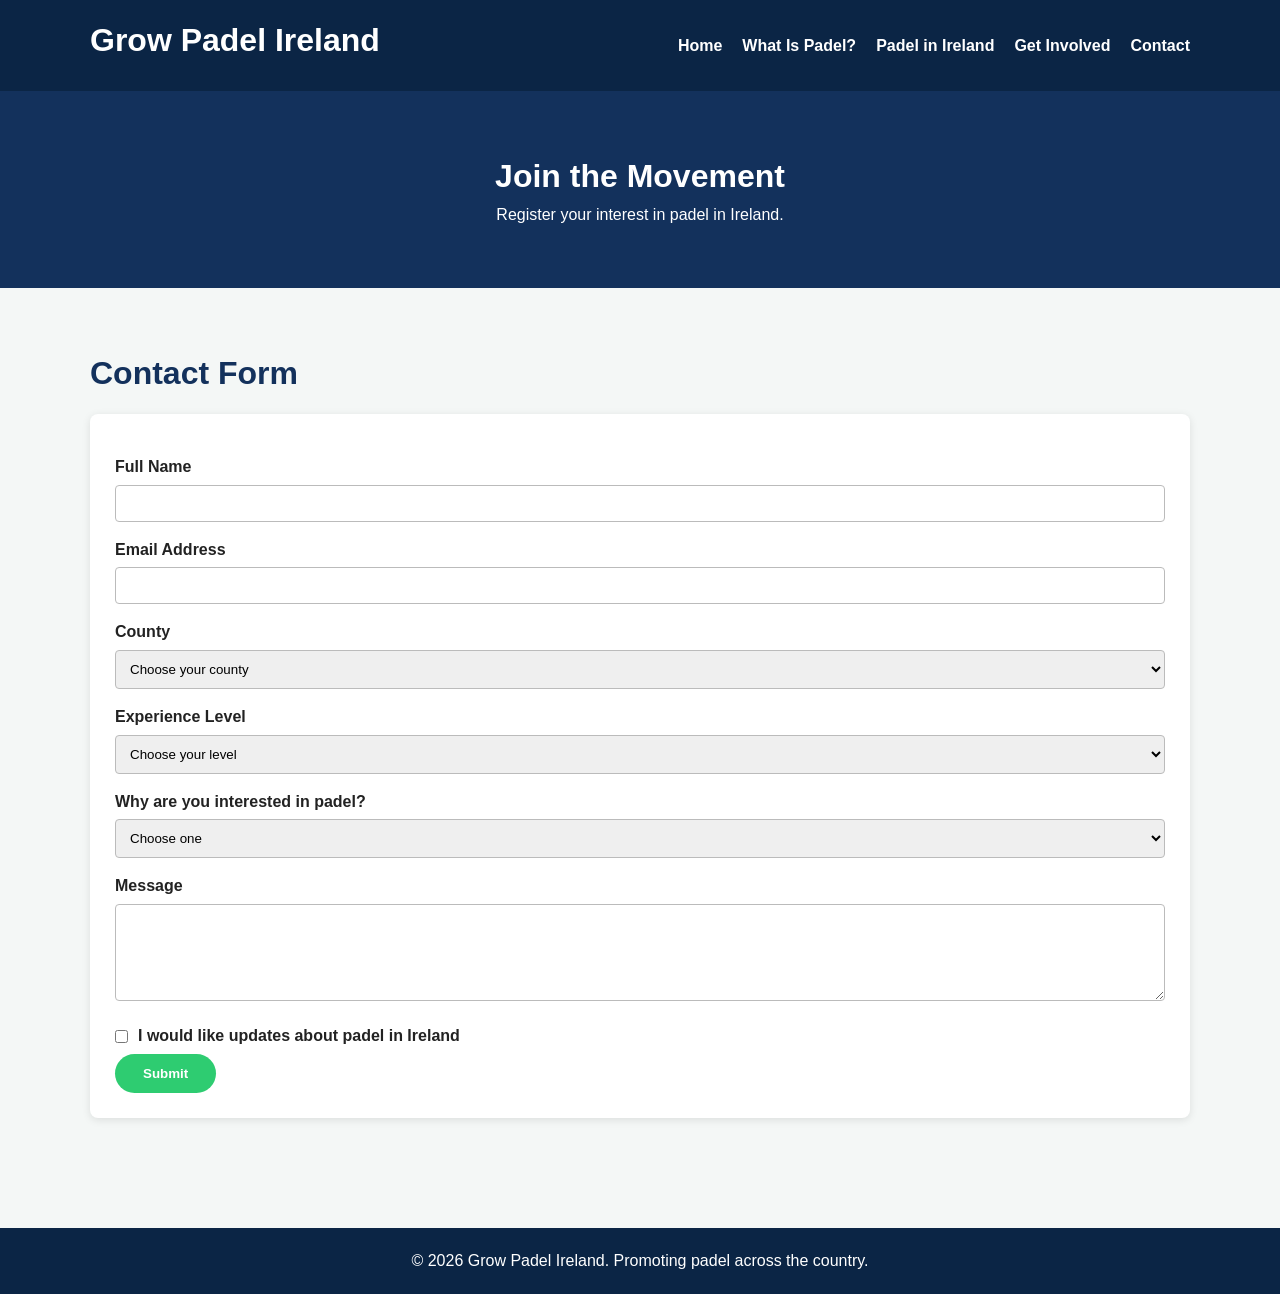
<file: contact.html>
<!DOCTYPE html>
<html lang="en">
<head>
    <meta charset="UTF-8">
    <meta name="viewport" content="width=device-width, initial-scale=1.0">
    <title>Contact | Grow Padel Ireland</title>
    <meta name="description" content="Contact Grow Padel Ireland and register your interest in helping padel grow across Ireland.">
    <link rel="stylesheet" href="style.css">
</head>
<body>

    <header>
        <div class="container">
            <h1 class="logo">Grow Padel Ireland</h1>
            <nav>
                <ul>
                    <li><a href="index.html">Home</a></li>
                    <li><a href="what-is-padel.html">What Is Padel?</a></li>
                    <li><a href="padel-in-ireland.html">Padel in Ireland</a></li>
                    <li><a href="get-involved.html">Get Involved</a></li>
                    <li><a href="contact.html">Contact</a></li>
                </ul>
            </nav>
        </div>
    </header>

    <main>
        <section class="page-banner">
            <div class="container">
                <h2>Join the Movement</h2>
                <p>Register your interest in padel in Ireland.</p>
            </div>
        </section>

        <section class="form-section">
            <div class="container">
                <h2>Contact Form</h2>
                <form id="contactForm">
                    <label for="name">Full Name</label>
                    <input type="text" id="name" name="name">

                    <label for="email">Email Address</label>
                    <input type="text" id="email" name="email">

                    <label for="county">County</label>
                    <select id="county" name="county">
                        <option value="">Choose your county</option>
                        <option>Dublin</option>
                        <option>Cork</option>
                        <option>Galway</option>
                        <option>Limerick</option>
                        <option>Kerry</option>
                        <option>Clare</option>
                        <option>Other</option>
                    </select>

                    <label for="experience">Experience Level</label>
                    <select id="experience" name="experience">
                        <option value="">Choose your level</option>
                        <option>Complete Beginner</option>
                        <option>Beginner</option>
                        <option>Intermediate</option>
                        <option>Advanced</option>
                    </select>

                    <label for="interest">Why are you interested in padel?</label>
                    <select id="interest" name="interest">
                        <option value="">Choose one</option>
                        <option>Trying a new sport</option>
                        <option>Fitness and exercise</option>
                        <option>Social activity</option>
                        <option>Club or coaching interest</option>
                    </select>

                    <label for="message">Message</label>
                    <textarea id="message" name="message" rows="5"></textarea>

                    <label class="checkbox-label">
                        <input type="checkbox" id="updates">
                        I would like updates about padel in Ireland
                    </label>

                    <button type="submit" class="btn">Submit</button>
                </form>

                <div id="formMessage"></div>
            </div>
        </section>
    </main>

    <footer>
        <div class="container">
            <p>&copy; 2026 Grow Padel Ireland. Promoting padel across the country.</p>
        </div>
    </footer>

    <script src="script.js"></script>
</body>
</html>
</file>
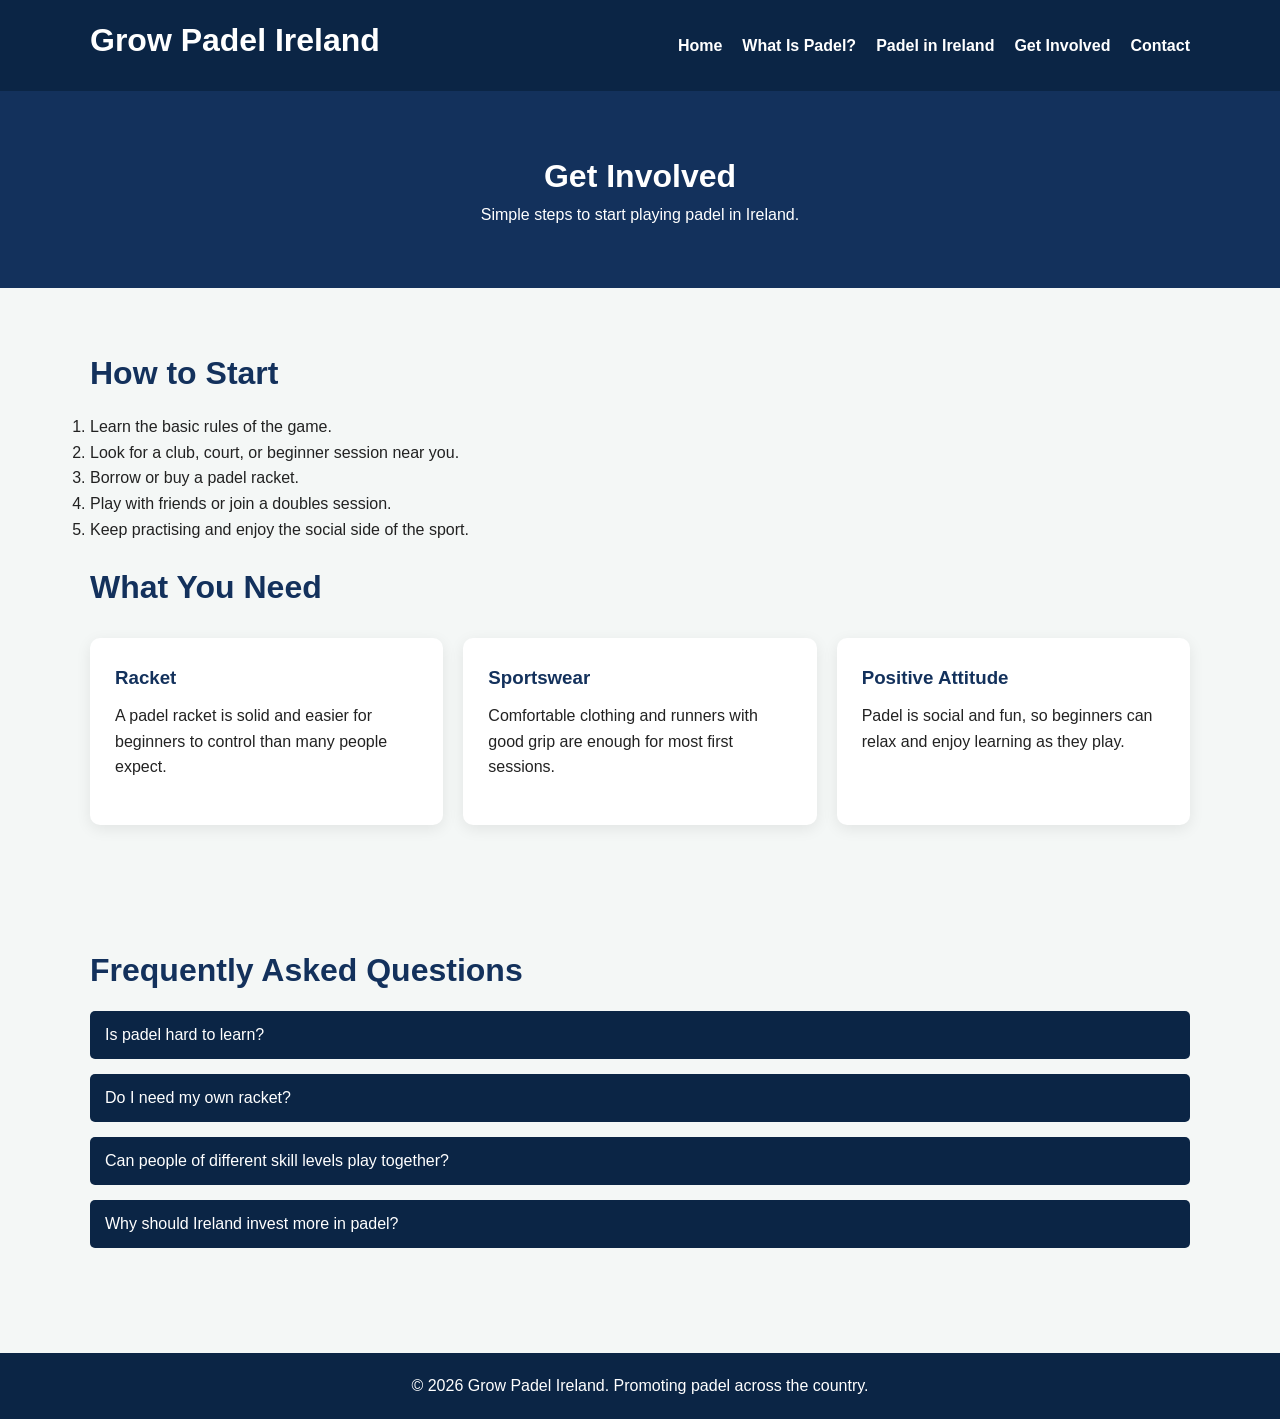
<file: get-involved.html>
<!DOCTYPE html>
<html lang="en">
<head>
    <meta charset="UTF-8">
    <meta name="viewport" content="width=device-width, initial-scale=1.0">
    <title>Get Involved | Grow Padel Ireland</title>
    <meta name="description" content="Find out how to get started with padel in Ireland, what equipment you need, and answers to common beginner questions.">
    <link rel="stylesheet" href="style.css">
</head>
<body>

    <header>
        <div class="container">
            <h1 class="logo">Grow Padel Ireland</h1>
            <nav>
                <ul>
                    <li><a href="index.html">Home</a></li>
                    <li><a href="what-is-padel.html">What Is Padel?</a></li>
                    <li><a href="padel-in-ireland.html">Padel in Ireland</a></li>
                    <li><a href="get-involved.html">Get Involved</a></li>
                    <li><a href="contact.html">Contact</a></li>
                </ul>
            </nav>
        </div>
    </header>

    <main>
        <section class="page-banner">
            <div class="container">
                <h2>Get Involved</h2>
                <p>Simple steps to start playing padel in Ireland.</p>
            </div>
        </section>

        <section class="content-section">
            <div class="container">
                <h2>How to Start</h2>
                <ol>
                    <li>Learn the basic rules of the game.</li>
                    <li>Look for a club, court, or beginner session near you.</li>
                    <li>Borrow or buy a padel racket.</li>
                    <li>Play with friends or join a doubles session.</li>
                    <li>Keep practising and enjoy the social side of the sport.</li>
                </ol>

                <h2>What You Need</h2>
                <div class="cards">
                    <div class="card">
                        <h3>Racket</h3>
                        <p>A padel racket is solid and easier for beginners to control than many people expect.</p>
                    </div>
                    <div class="card">
                        <h3>Sportswear</h3>
                        <p>Comfortable clothing and runners with good grip are enough for most first sessions.</p>
                    </div>
                    <div class="card">
                        <h3>Positive Attitude</h3>
                        <p>Padel is social and fun, so beginners can relax and enjoy learning as they play.</p>
                    </div>
                </div>
            </div>
        </section>

        <section class="faq-section">
            <div class="container">
                <h2>Frequently Asked Questions</h2>

                <div class="faq-item">
                    <button class="faq-question">Is padel hard to learn?</button>
                    <div class="faq-answer">
                        <p>No. Padel is considered one of the most beginner-friendly racket sports because the court is smaller and rallies are easier to keep going.</p>
                    </div>
                </div>

                <div class="faq-item">
                    <button class="faq-question">Do I need my own racket?</button>
                    <div class="faq-answer">
                        <p>No. Many clubs or centres allow beginners to rent or borrow a racket for their first session.</p>
                    </div>
                </div>

                <div class="faq-item">
                    <button class="faq-question">Can people of different skill levels play together?</button>
                    <div class="faq-answer">
                        <p>Yes. That is one of the best parts of padel. It is social, forgiving, and enjoyable for mixed-ability groups.</p>
                    </div>
                </div>

                <div class="faq-item">
                    <button class="faq-question">Why should Ireland invest more in padel?</button>
                    <div class="faq-answer">
                        <p>Because it encourages participation, supports community sport, and gives people another enjoyable way to stay active.</p>
                    </div>
                </div>

            </div>
        </section>
    </main>

    <footer>
        <div class="container">
            <p>&copy; 2026 Grow Padel Ireland. Promoting padel across the country.</p>
        </div>
    </footer>

    <script src="script.js"></script>
</body>
</html>
</file>
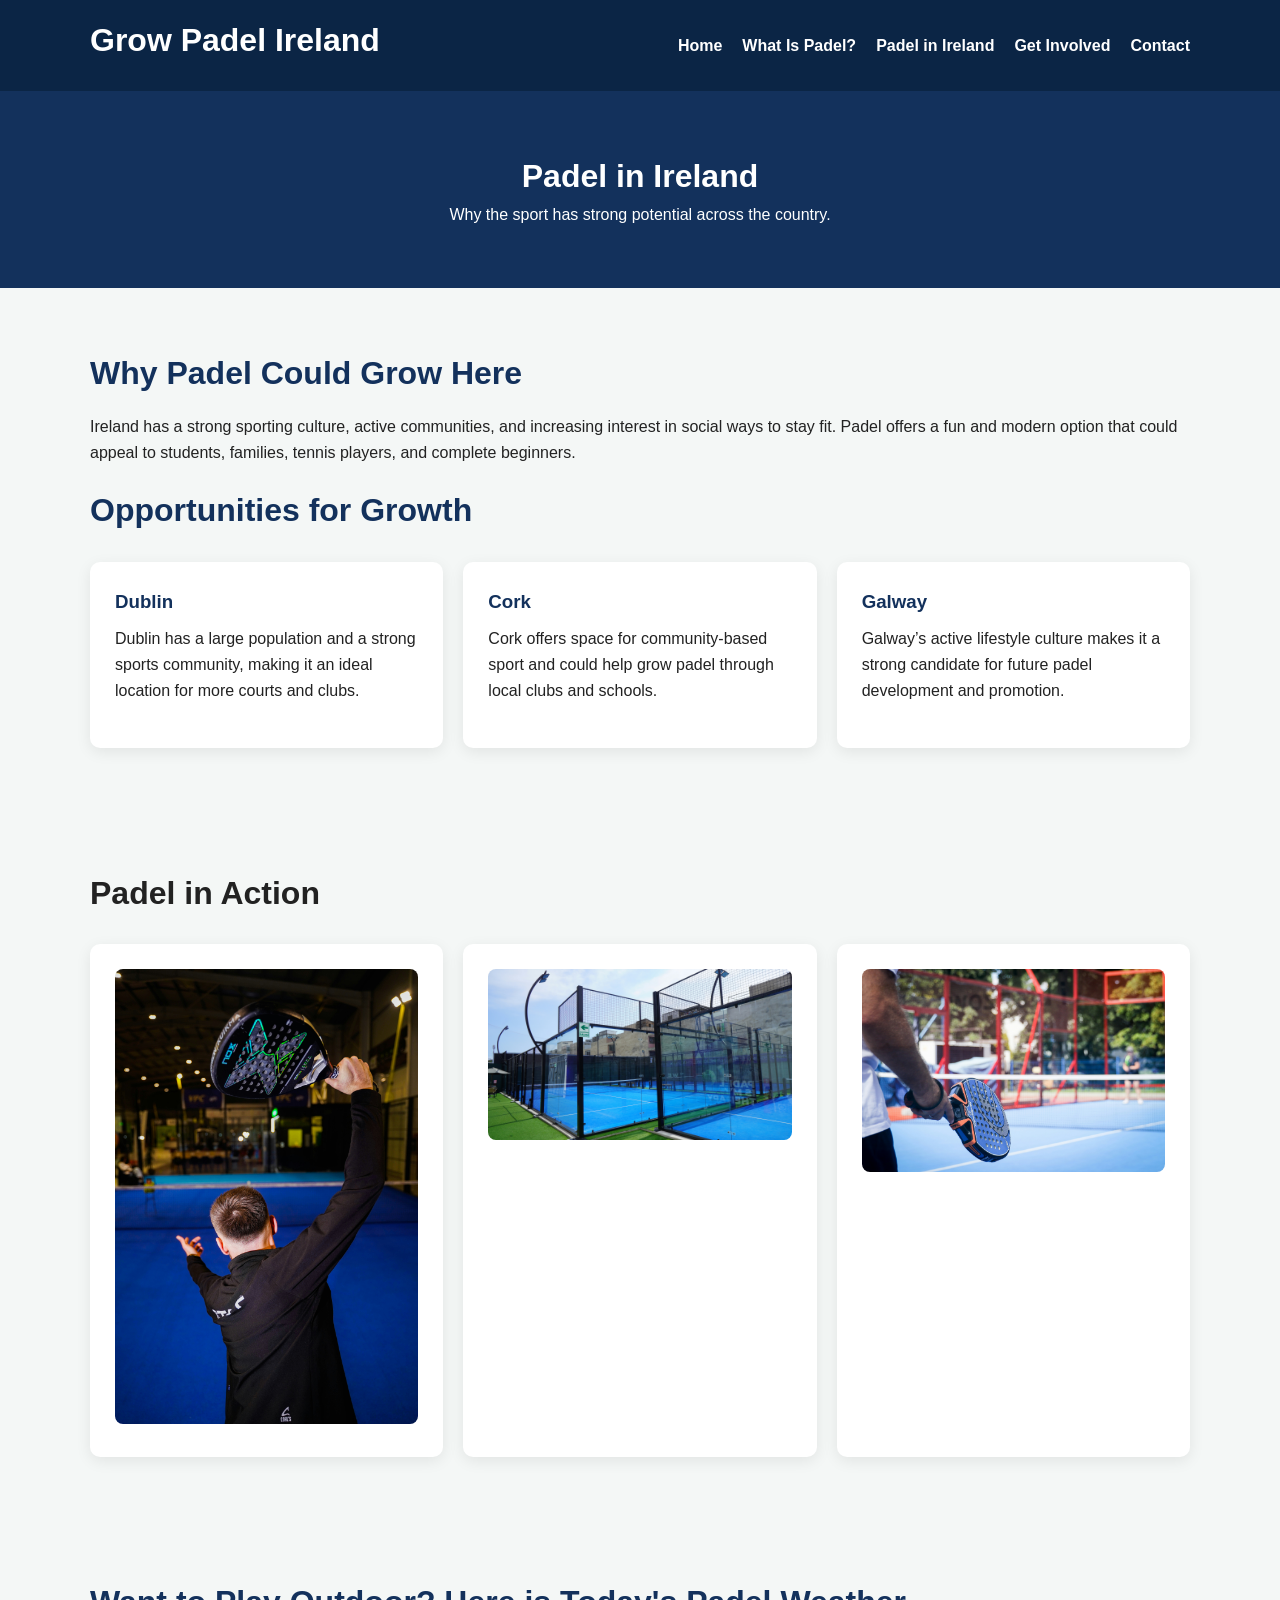
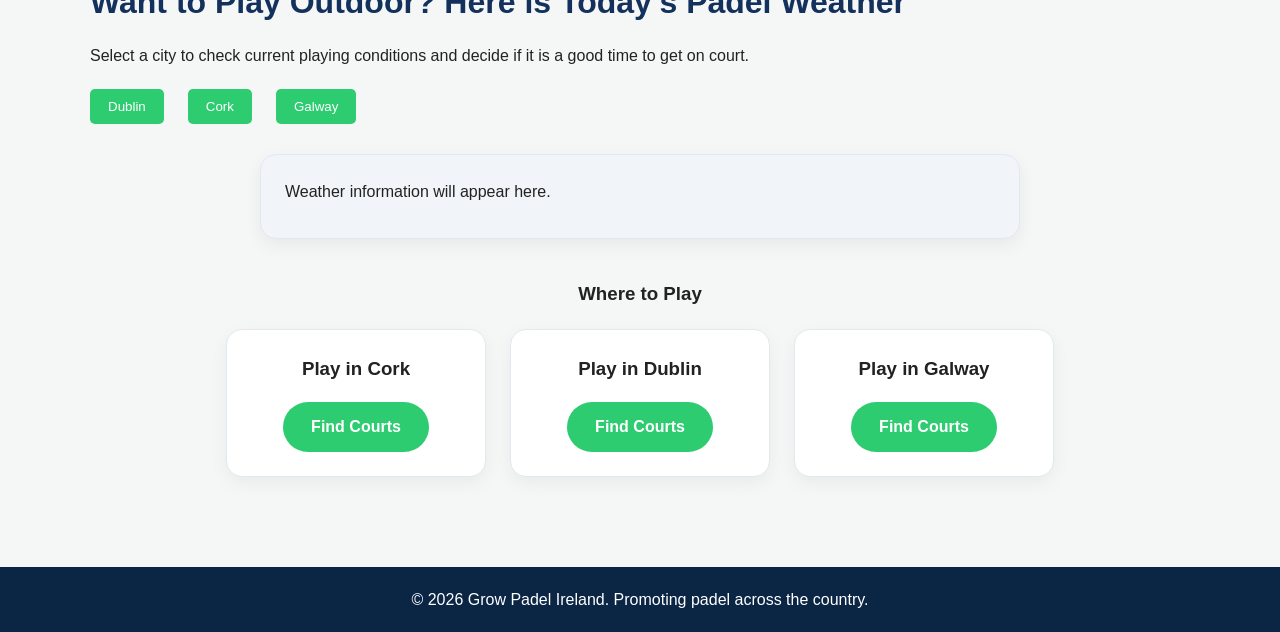
<file: padel-in-ireland.html>
<!DOCTYPE html>
<html lang="en">
<head>
    <meta charset="UTF-8">
    <meta name="viewport" content="width=device-width, initial-scale=1.0">
    <title>Padel in Ireland | Grow Padel Ireland</title>
    <meta name="description" content="Explore the potential for padel in Ireland, why the sport can grow, and how communities across the country can get involved.">
    <link rel="stylesheet" href="style.css">
</head>
<body>

    <header>
        <div class="container">
            <h1 class="logo">Grow Padel Ireland</h1>
            <nav>
                <ul>
                    <li><a href="index.html">Home</a></li>
                    <li><a href="what-is-padel.html">What Is Padel?</a></li>
                    <li><a href="padel-in-ireland.html">Padel in Ireland</a></li>
                    <li><a href="get-involved.html">Get Involved</a></li>
                    <li><a href="contact.html">Contact</a></li>
                </ul>
            </nav>
        </div>
    </header>

    <main>
        <section class="page-banner">
            <div class="container">
                <h2>Padel in Ireland</h2>
                <p>Why the sport has strong potential across the country.</p>
            </div>
        </section>

        <section class="content-section">
            <div class="container">
                <h2>Why Padel Could Grow Here</h2>
                <p>Ireland has a strong sporting culture, active communities, and increasing interest in social ways to stay fit. Padel offers a fun and modern option that could appeal to students, families, tennis players, and complete beginners.</p>

                <h2>Opportunities for Growth</h2>
                <div class="cards">
                    <div class="card">
                        <h3>Dublin</h3>
                        <p>Dublin has a large population and a strong sports community, making it an ideal location for more courts and clubs.</p>
                    </div>
                    <div class="card">
                        <h3>Cork</h3>
                        <p>Cork offers space for community-based sport and could help grow padel through local clubs and schools.</p>
                    </div>
                    <div class="card">
                        <h3>Galway</h3>
                        <p>Galway’s active lifestyle culture makes it a strong candidate for future padel development and promotion.</p>
                    </div>
                </div>
            </div>
        </section>
<section class="gallery-section">
    <div class="container">
        <h2>Padel in Action</h2>
        <div class="cards">
            <div class="card">
                <img src="images/padel1.jpg" alt="Padel players in action" class="page-image">
            </div>
            <div class="card">
                <img src="images/padel2.jpg" alt="Padel court" class="page-image">
            </div>
            <div class="card">
                <img src="images/padel3.jpg" alt="People playing padel" class="page-image">
            </div>
        </div>
    </div>
</section>
        <section class="weather-section">
    <div class="container">
        <h2>Want to Play Outdoor? Here is Today's Padel Weather</h2>
        <p>Select a city to check current playing conditions and decide if it is a good time to get on court.</p>

        <div class="weather-buttons">
            <button onclick="getWeather('Dublin')">Dublin</button>
            <button onclick="getWeather('Cork')">Cork</button>
            <button onclick="getWeather('Galway')">Galway</button>
        </div>

        <div id="weatherResult">
            <div class="weather-box">
                <p>Weather information will appear here.</p>
            </div>
        </div>

        <h3 class="play-heading">Where to Play</h3>

        <div class="play-links">
            <div class="play-box">
                <h3>Play in Cork</h3>
                <a href="https://padeltennisireland.ie/PadelTennisIreland/HomePadelTennisIreland.aspx#1" target="_blank" class="btn">Find Courts</a>
            </div>

            <div class="play-box">
                <h3>Play in Dublin</h3>
                <a href="https://playtomic.com/clubs/house-of-padel" class="btn">Find Courts</a>
            </div>

            <div class="play-box">
                <h3>Play in Galway</h3>
                <a href="https://projectpadel.ie/ProjectPadelIrlanda/HomeProjectPadelIrlanda.aspx#1"class="btn">Find Courts</a>
            </div>
        </div>
    </div>
</section>

                </main>

    <footer>
        <div class="container">
            <p>&copy; 2026 Grow Padel Ireland. Promoting padel across the country.</p>
        </div>
    </footer>

    <script src="script.js"></script>
</body>
</html>
</file>
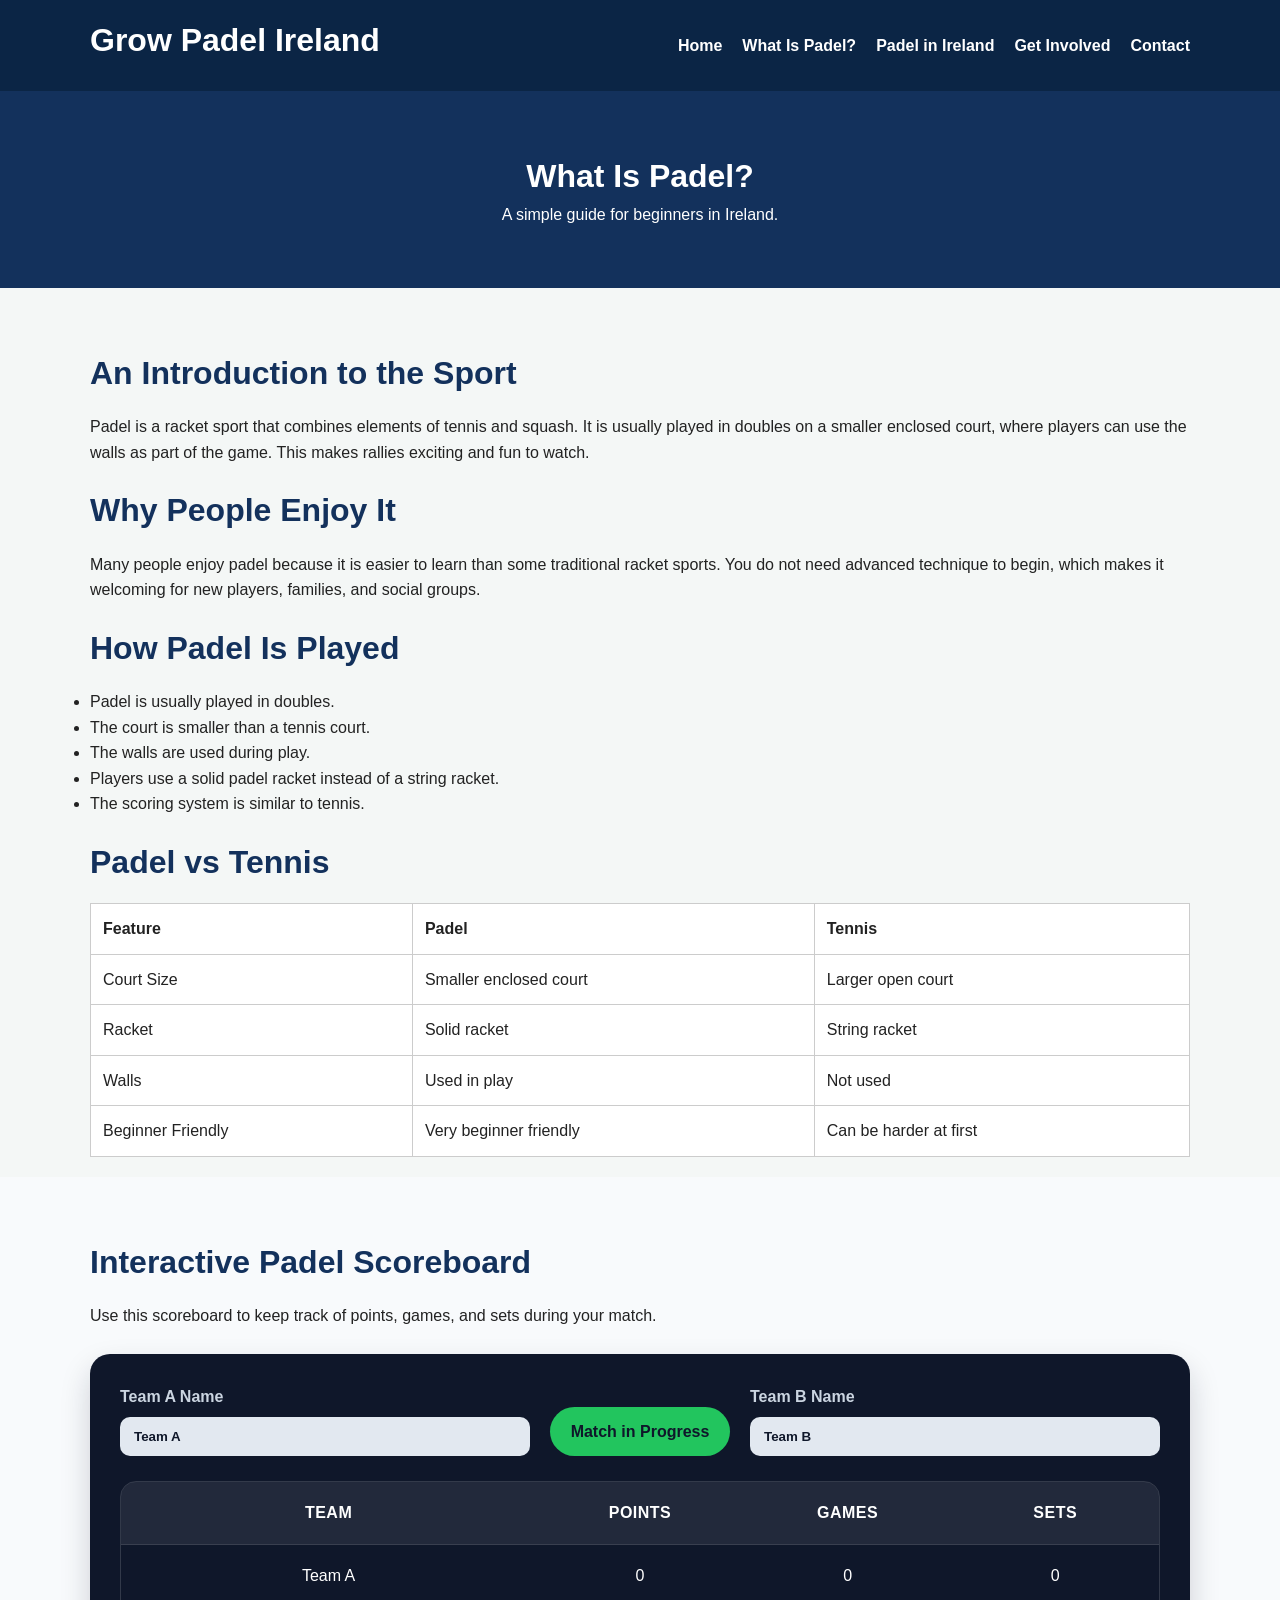
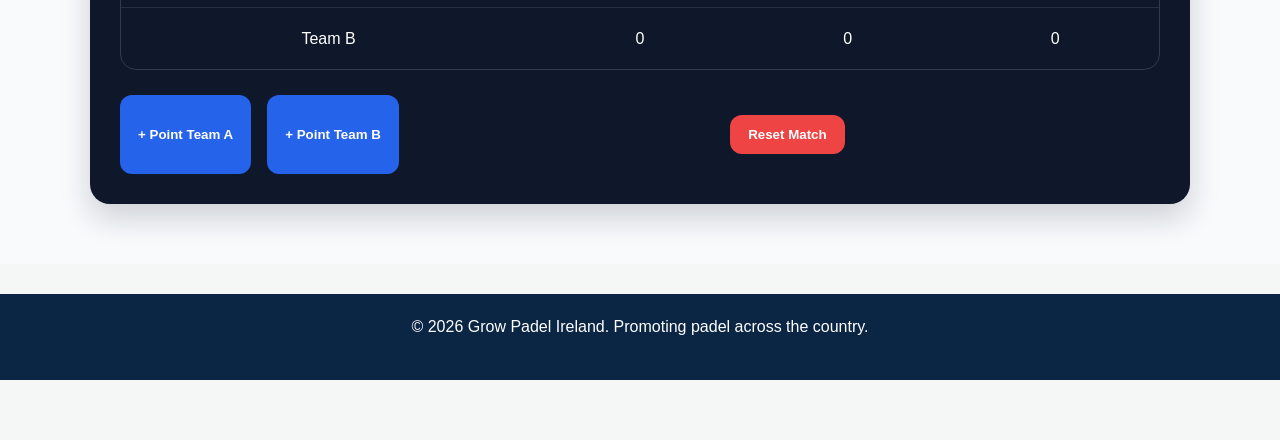
<file: what-is-padel.html>
<!DOCTYPE html>
<html lang="en">
<head>
    <meta charset="UTF-8">
    <meta name="viewport" content="width=device-width, initial-scale=1.0">
    <title>What Is Padel? | Grow Padel Ireland</title>
    <meta name="description" content="Learn what padel is, how it is played, and why it is one of the easiest and most enjoyable sports for beginners in Ireland.">
    <link rel="stylesheet" href="style.css">
</head>
<body>

    <header>
        <div class="container">
            <h1 class="logo">Grow Padel Ireland</h1>
            <nav>
                <ul>
                    <li><a href="index.html">Home</a></li>
                    <li><a href="what-is-padel.html">What Is Padel?</a></li>
                    <li><a href="padel-in-ireland.html">Padel in Ireland</a></li>
                    <li><a href="get-involved.html">Get Involved</a></li>
                    <li><a href="contact.html">Contact</a></li>
                </ul>
            </nav>
        </div>
    </header>

    <main>
        <section class="page-banner">
            <div class="container">
                <h2>What Is Padel?</h2>
                <p>A simple guide for beginners in Ireland.</p>
            </div>
        </section>

        <section class="content-section">
            <div class="container">
                <h2>An Introduction to the Sport</h2>
                <p>Padel is a racket sport that combines elements of tennis and squash. It is usually played in doubles on a smaller enclosed court, where players can use the walls as part of the game. This makes rallies exciting and fun to watch.</p>

                <h2>Why People Enjoy It</h2>
                <p>Many people enjoy padel because it is easier to learn than some traditional racket sports. You do not need advanced technique to begin, which makes it welcoming for new players, families, and social groups.</p>

                <h2>How Padel Is Played</h2>
                <ul>
                    <li>Padel is usually played in doubles.</li>
                    <li>The court is smaller than a tennis court.</li>
                    <li>The walls are used during play.</li>
                    <li>Players use a solid padel racket instead of a string racket.</li>
                    <li>The scoring system is similar to tennis.</li>
                </ul>

                <h2>Padel vs Tennis</h2>
                <table>
                    <tr>
                        <th>Feature</th>
                        <th>Padel</th>
                        <th>Tennis</th>
                    </tr>
                    <tr>
                        <td>Court Size</td>
                        <td>Smaller enclosed court</td>
                        <td>Larger open court</td>
                    </tr>
                    <tr>
                        <td>Racket</td>
                        <td>Solid racket</td>
                        <td>String racket</td>
                    </tr>
                    <tr>
                        <td>Walls</td>
                        <td>Used in play</td>
                        <td>Not used</td>
                    </tr>
                    <tr>
                        <td>Beginner Friendly</td>
                        <td>Very beginner friendly</td>
                        <td>Can be harder at first</td>
                    </tr>
                </table>
            </div>
       <section class="scoreboard-section">
    <div class="container">
        <h2>Interactive Padel Scoreboard</h2>
        <p>Use this scoreboard to keep track of points, games, and sets during your match.</p>

        <div class="scoreboard-ui">
            <div class="scoreboard-top">
                <div class="team-name-box">
                    <label for="teamAName">Team A Name</label>
                    <input type="text" id="teamAName" value="Team A">
                </div>

                <div class="match-status" id="matchStatus">
                    Match in Progress
                </div>

                <div class="team-name-box">
                    <label for="teamBName">Team B Name</label>
                    <input type="text" id="teamBName" value="Team B">
                </div>
            </div>

            <div class="scoreboard-table">
                <div class="scoreboard-row scoreboard-header">
                    <div>Team</div>
                    <div>Points</div>
                    <div>Games</div>
                    <div>Sets</div>
                </div>

                <div class="scoreboard-row">
                    <div id="displayTeamA">Team A</div>
                    <div id="scoreA">0</div>
                    <div id="gamesA">0</div>
                    <div id="setsA">0</div>
                </div>

                <div class="scoreboard-row">
                    <div id="displayTeamB">Team B</div>
                    <div id="scoreB">0</div>
                    <div id="gamesB">0</div>
                    <div id="setsB">0</div>
                </div>
            </div>

            <div class="scoreboard-controls">
                <button onclick="addPoint('A')" class="score-btn">+ Point Team A</button>
                <button onclick="addPoint('B')" class="score-btn">+ Point Team B</button>
                <button onclick="resetScoreboard()" class="reset-btn">Reset Match</button>
            </div>
        </div>
    </div>
</section>

    <footer>
        <div class="container">
            <p>&copy; 2026 Grow Padel Ireland. Promoting padel across the country.</p>
        </div>
    </footer>

    <script src="script.js"></script>
</body>
</html>
</file>
<file: style.css>
* {
    margin: 0;
    padding: 0;
    box-sizing: border-box;
}

body {
    font-family: Arial, sans-serif;
    line-height: 1.6;
    background-color: #f4f7f6;
    color: #222;
}
header .container {
    display: flex;
    justify-content: space-between;
    align-items: center;
}
.container {
    width: 90%;
    max-width: 1100px;
    margin: auto;
}

header {
    background-color: #0b2545;
    color: white;
    padding: 15px 0;
    position: sticky;
    top: 0;
    z-index: 1000;
}

.logo {
    margin-bottom: 10px;
}

nav ul {
    list-style: none;
    display: flex;
    gap: 20px;
}

nav a {
    color: white;
    text-decoration: none;
    font-weight: bold;
}

nav a:hover {
    text-decoration: underline;
}

.hero {
    background: linear-gradient(rgba(11, 37, 69, 0.7), rgba(11, 37, 69, 0.7)),
    url("images/padel-hero.jpg");
    background-size: cover;
    background-position: center;
    color: white;
    padding: 120px 0;
    text-align: center;
}
    color: white;
    padding: 80px 0;
    text-align: center;
}

.hero h2 {
    font-size: 3rem;
    margin-bottom: 15px;
}

.hero p {
    font-size: 1.1rem;
    max-width: 700px;
    margin: 0 auto 25px;
}

.btn {
    display: inline-block;
    background-color: #2ecc71;
    color: white;
    padding: 12px 28px;
    text-decoration: none;
    border: none;
    cursor: pointer;
    font-weight: bold;
    border-radius: 30px;
    transition: background 0.2s ease;
}

.btn:hover {
    background-color: #27ae60;
}

section {
    padding: 70px 0;
}

.page-banner {
    background-color: #13315c;
    color: white;
    text-align: center;
    padding: 60px 0;
}

.cards {
    display: grid;
    grid-template-columns: repeat(3, 1fr);
    gap: 20px;
    margin-top: 25px;
}

.card {
    background: white;
    padding: 25px;
    border-radius: 10px;
    box-shadow: 0 4px 15px rgba(0,0,0,0.08);
    transition: transform 0.2s ease;
}

.card:hover {
    transform: translateY(-5px);
}

.card h3 {
    margin-bottom: 10px;
    color: #13315c;
}

.video-wrapper {
    display: flex;
    justify-content: center;
    margin-top: 20px;
}

.content-section h2,
.form-section h2,
.faq-section h2,
.weather-section h2,
.intro h2,
.cards-section h2,
.video-section h2,
.cta h2 {
    margin-bottom: 15px;
    color: #13315c;
}

.content-section p,
.content-section ul,
.content-section ol,
.content-section table {
    margin-bottom: 20px;
}

table {
    width: 100%;
    border-collapse: collapse;
    background: white;
}

table, th, td {
    border: 1px solid #ccc;
}

th, td {
    padding: 12px;
    text-align: left;
}

form {
    background: white;
    padding: 25px;
    border-radius: 8px;
    box-shadow: 0 2px 8px rgba(0,0,0,0.1);
}

form label {
    display: block;
    margin-top: 15px;
    margin-bottom: 5px;
    font-weight: bold;
}

form input,
form select,
form textarea {
    width: 100%;
    padding: 10px;
    border: 1px solid #bbb;
    border-radius: 4px;
}

.checkbox-label {
    display: flex;
    align-items: center;
    gap: 10px;
    margin-top: 15px;
}

.checkbox-label input {
    width: auto;
}

#formMessage {
    margin-top: 20px;
    font-weight: bold;
}

.faq-item {
    margin-bottom: 15px;
}

.faq-question {
    width: 100%;
    background-color: #0b2545;
    color: white;
    border: none;
    padding: 15px;
    text-align: left;
    font-size: 1rem;
    cursor: pointer;
    border-radius: 5px;
}

.faq-answer {
    display: none;
    background: white;
    padding: 15px;
    border-radius: 0 0 5px 5px;
}

.weather-buttons {
    margin: 20px 0;
}

.weather-buttons button {
    padding: 10px 18px;
    margin-right: 10px;
    border: none;
    background-color: #2ecc71;
    color: white;
    cursor: pointer;
    border-radius: 5px;
}

.weather-buttons button:hover {
    background-color: #27ae60;
}


footer {
    background-color: #0b2545;
    color: white;
    text-align: center;
    padding: 20px 0;
    margin-top: 30px;
}

@media (max-width: 768px) {
    nav ul {
        flex-direction: column;
    }

    .cards {
        grid-template-columns: 1fr;
    }

    .hero h2 {
        font-size: 2rem;
    }

    iframe {
        width: 100%;
        height: 250px;
    }
}
#topBtn {
    display: none;
    position: fixed;
    bottom: 20px;
    right: 20px;
    background-color: #2ecc71;
    color: white;
    border: none;
    padding: 12px 16px;
    border-radius: 5px;
    cursor: pointer;
    font-weight: bold;
}

#topBtn:hover {
    background-color: #27ae60;
}
.page-image {
    width: 100%;
    border-radius: 8px;
}
section {
    padding: 60px 0;
}
h2 {
    font-size: 1.8rem;
}
.video-card {
    display: grid;
    grid-template-columns: 1fr 1fr;
    gap: 25px;
    align-items: center;
    background: white;
    padding: 25px;
    border-radius: 10px;
    box-shadow: 0 2px 10px rgba(0,0,0,0.1);
}

.video-image {
    width: 100%;
    border-radius: 8px;
    display: block;
}

.video-text h3 {
    margin-bottom: 12px;
    color: #13315c;
}

.video-text p {
    margin-bottom: 18px;
}

@media (max-width: 768px) {
    .video-card {
        grid-template-columns: 1fr;
    }
}
h2 {
    font-size: 2rem;
}
.cards-section {
    background-color: #eef3f7;
}

.video-section {
    background-color: #f9fbfc;
}
/* ===== PADEL DEMO SECTION ===== */

.demo-section {
    background: #f8fafc;
    padding: 90px 0;
}

.demo-intro {
    text-align: center;
    margin-bottom: 30px;
}

.demo-intro h2 {
    margin-bottom: 10px;
}

.court-wrapper {
    display: flex;
    justify-content: center;
    align-items: center;
}

/* Court */
.padel-court {
    position: relative;
    width: 100%;
    max-width: 950px;
    height: 420px;
    background: linear-gradient(180deg, #3b82f6, #1d4ed8);
    border-radius: 24px;
    border: 8px solid #0f172a;
    overflow: hidden;
    box-shadow: 0 20px 40px rgba(15, 23, 42, 0.16);
}

/* Fence effect on left and right */
.padel-court::before,
.padel-court::after {
    content: "";
    position: absolute;
    top: 0;
    width: 70px;
    height: 100%;
    background:
        repeating-linear-gradient(
            90deg,
            rgba(255,255,255,0.18) 0px,
            rgba(255,255,255,0.18) 2px,
            transparent 2px,
            transparent 8px
        );
    z-index: 1;
}

.padel-court::before {
    left: 0;
}

.padel-court::after {
    right: 0;
}

/* Glass panels */
.glass-panel {
    position: absolute;
    top: 0;
    width: 70px;
    height: 100%;
    background: rgba(255,255,255,0.08);
    border-left: 2px solid rgba(255,255,255,0.25);
    border-right: 2px solid rgba(255,255,255,0.25);
    z-index: 1;
}

.glass-left {
    left: 0;
}

.glass-right {
    right: 0;
}

/* Court lines */
.court-line {
    position: absolute;
    background: rgba(255,255,255,0.95);
    z-index: 1;
}

.net {
    width: 100%;
    height: 10px;
    top: 50%;
    left: 0;
    transform: translateY(-50%);
    background: rgba(255,255,255,0.98);
    box-shadow: 0 0 10px rgba(255,255,255,0.45);
}

.middle-line {
    width: 6px;
    height: 100%;
    left: 50%;
    top: 0;
    transform: translateX(-50%);
    background: rgba(255,255,255,0.85);
}

/* Players */
.player {
    position: absolute;
    width: 36px;
    height: 36px;
    border-radius: 50%;
    z-index: 2;
    transition: top 0.2s linear;
    box-shadow: 0 6px 14px rgba(0,0,0,0.2);
}

.player-left {
    left: 110px;
    background: #2563eb;
}

.player-right {
    right: 110px;
    background: #22c55e;
}

.player.top {
    top: 30%;
}

.player.bottom {
    top: 70%;
}

/* Ball */
.ball {
    position: absolute;
    width: 16px;
    height: 16px;
    background: #facc15;
    border-radius: 50%;
    left: 160px;
    top: 200px;
    z-index: 3;
    box-shadow: 0 0 12px rgba(250, 204, 21, 0.7);
}

/* Mobile */
@media (max-width: 768px) {
    .padel-court {
        height: 300px;
    }

    .player-left {
        left: 70px;
    }

    .player-right {
        right: 70px;
    }

    .player {
        width: 28px;
        height: 28px;
    }

    .ball {
        width: 12px;
        height: 12px;
    }

    .glass-panel,
    .padel-court::before,
    .padel-court::after {
        width: 45px;
    }
}
  
.weather-section {
    text-align: left;
}

.weather-buttons {
    margin: 20px 0 30px;
    display: flex;
    gap: 14px;
    flex-wrap: wrap;
}

#weatherResult {
    max-width: 760px;
    margin: 0 auto 40px;
}

.weather-box {
    background: #f1f5f9;
    padding: 24px;
    border-radius: 16px;
    border: 1px solid #e2e8f0;
    box-shadow: 0 6px 18px rgba(0,0,0,0.06);
}

.weather-box h3 {
    margin-bottom: 12px;
}

.weather-box p {
    margin-bottom: 10px;
}

.play-heading {
    text-align: center;
    margin-bottom: 20px;
}

.play-links {
    display: flex;
    justify-content: center;
    gap: 24px;
    max-width: 920px;
    margin: 0 auto;
    flex-wrap: wrap;
}

.play-box {
    background: white;
    padding: 24px;
    border-radius: 16px;
    border: 1px solid #e2e8f0;
    text-align: center;
    width: 260px;
    box-shadow: 0 6px 18px rgba(0,0,0,0.05);
}

.play-box h3 {
    margin-bottom: 18px;
}

.weather-source {
    font-size: 0.8rem;
    color: #64748b;
    margin-top: 10px;
}

@media (max-width: 768px) {
    #weatherResult {
        max-width: 100%;
    }

    .play-links {
        flex-direction: column;
        align-items: center;
    }

    .play-box {
        width: 100%;
        max-width: 320px;
    }
}
.scoreboard {
    display: flex;
    justify-content: center;
    gap: 40px;
    margin: 30px 0;
}

.team {
    background: #f1f5f9;
    padding: 25px;
    border-radius: 16px;
    text-align: center;
    width: 180px;
    border: 1px solid #e2e8f0;
}

.score {
    font-size: 2.5rem;
    font-weight: bold;
    margin: 15px 0;
}

.team button {
    padding: 10px 16px;
    border: none;
    background: #22c55e;
    color: white;
    border-radius: 10px;
    cursor: pointer;
    font-weight: 600;
}

.reset-btn {
    display: block;
    margin: 20px auto;
    padding: 12px 20px;
    background: #0f172a;
    color: white;
    border-radius: 10px;
    border: none;
    cursor: pointer;
}
.scoreboard-section {
    background: #f8fafc;
}

.scoreboard-ui {
    background: #0f172a;
    color: white;
    border-radius: 20px;
    padding: 30px;
    margin-top: 25px;
    box-shadow: 0 14px 30px rgba(15, 23, 42, 0.18);
}

.scoreboard-top {
    display: grid;
    grid-template-columns: 1fr auto 1fr;
    gap: 20px;
    align-items: end;
    margin-bottom: 25px;
}

.team-name-box label {
    display: block;
    margin-bottom: 8px;
    font-weight: 700;
    color: #cbd5e1;
}

.team-name-box input {
    width: 100%;
    padding: 12px 14px;
    border-radius: 10px;
    border: none;
    background: #e2e8f0;
    color: #0f172a;
    font-weight: 600;
}

.match-status {
    background: #22c55e;
    color: #0f172a;
    padding: 12px 18px;
    border-radius: 999px;
    font-weight: 800;
    text-align: center;
    min-width: 180px;
}

.scoreboard-table {
    border: 1px solid rgba(255,255,255,0.15);
    border-radius: 16px;
    overflow: hidden;
    margin-bottom: 25px;
}

.scoreboard-row {
    display: grid;
    grid-template-columns: 2fr 1fr 1fr 1fr;
    text-align: center;
}

.scoreboard-row div {
    padding: 18px 12px;
    border-bottom: 1px solid rgba(255,255,255,0.1);
}

.scoreboard-row:last-child div {
    border-bottom: none;
}

.scoreboard-header {
    background: rgba(255,255,255,0.08);
    font-weight: 800;
    text-transform: uppercase;
    letter-spacing: 0.5px;
}

.scoreboard-controls {
    display: flex;
    justify-content: center;
    gap: 16px;
    flex-wrap: wrap;
}

.score-btn {
    background: #2563eb;
    color: white;
    border: none;
    padding: 12px 18px;
    border-radius: 12px;
    font-weight: 700;
    cursor: pointer;
}

.score-btn:hover {
    background: #1d4ed8;
}

.reset-btn {
    background: #ef4444;
    color: white;
    border: none;
    padding: 12px 18px;
    border-radius: 12px;
    font-weight: 700;
    cursor: pointer;
}

.reset-btn:hover {
    background: #dc2626;
}

@media (max-width: 768px) {
    .scoreboard-top {
        grid-template-columns: 1fr;
        align-items: stretch;
    }

    .match-status {
        min-width: 0;
    }

    .scoreboard-row {
        grid-template-columns: 1.5fr 1fr 1fr 1fr;
        font-size: 0.9rem;
    }

    .scoreboard-controls {
        flex-direction: column;
    }

    .score-btn,
    .reset-btn {
        width: 100%;
    }
}
</file>
